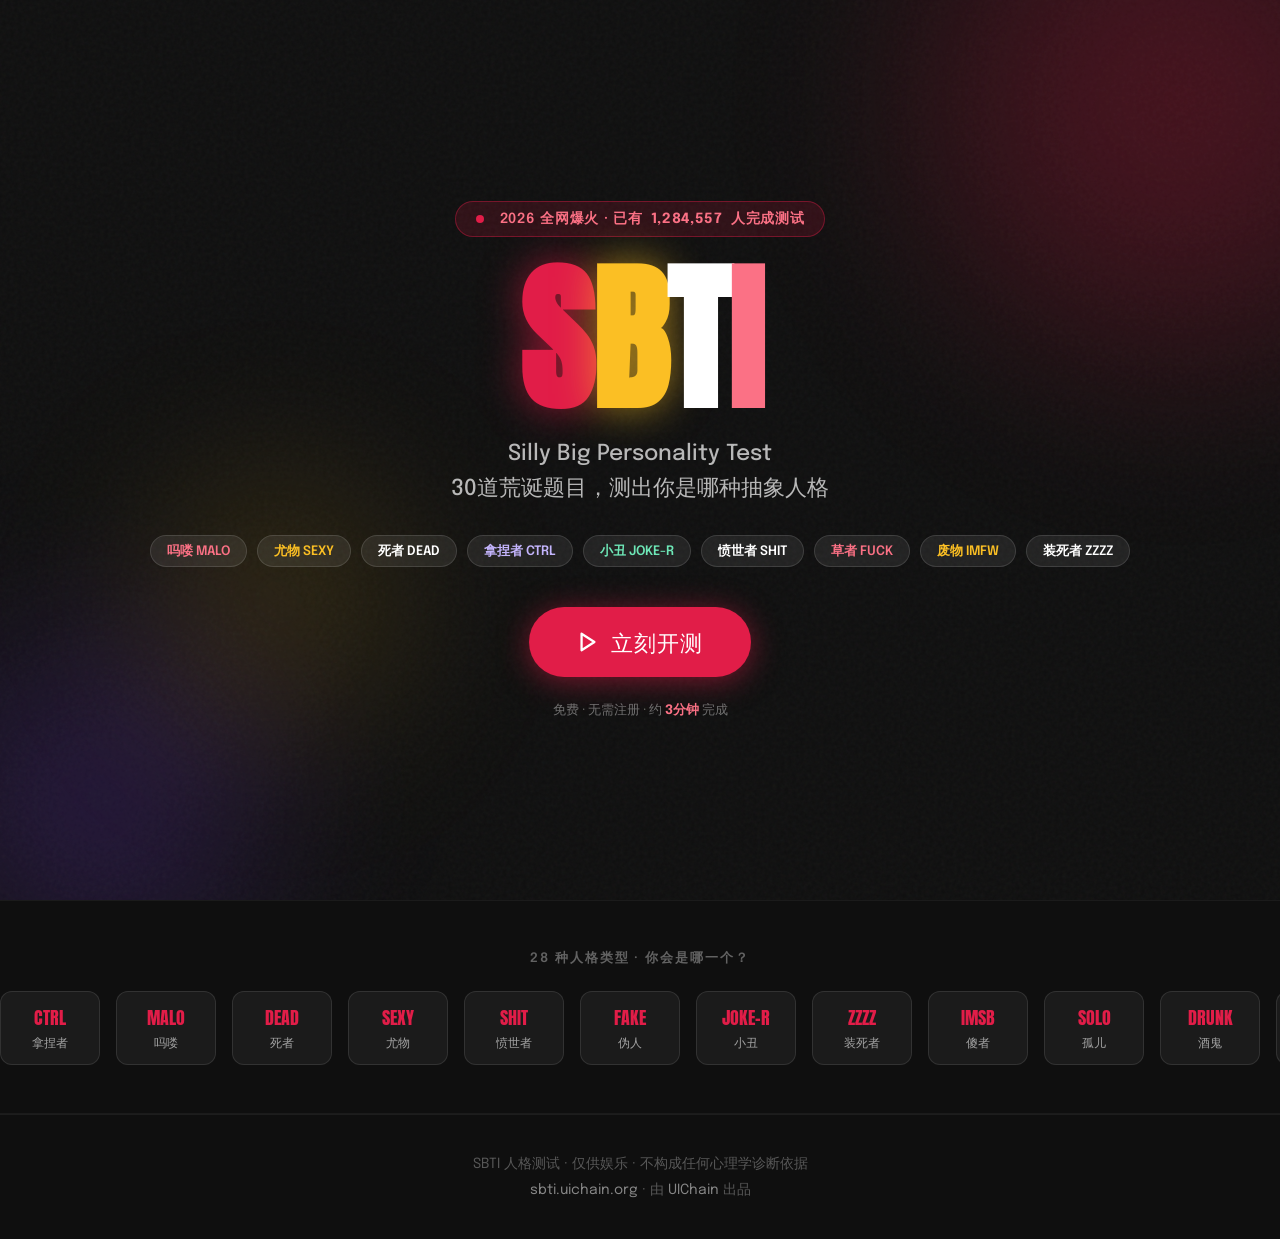
<file: index.html>
<!DOCTYPE html>
<html lang="zh-CN">
<head>
  <meta charset="UTF-8" />
  <meta name="viewport" content="width=device-width, initial-scale=1.0" />
  <title>SBTI 人格测试 — 测出你的28种抽象人格</title>
  <meta name="description" content="SBTI（Silly Big Personality Test）— 2026全网爆火趣味人格测试！30道题测出你是吗喽、死者还是尤物？完全免费，即刻开测！" />
  <meta name="keywords" content="SBTI测试,SBTI人格,吗喽,死者,尤物,草者,MBTI,人格测试" />
  <meta property="og:title" content="SBTI 人格测试 — 你是哪种抽象人格？" />
  <meta property="og:description" content="30道题，测出你是拿捏者还是废物，全网爆火趣味测试！" />
  <meta property="og:type" content="website" />
  <link rel="preconnect" href="https://fonts.googleapis.com" />
  <link rel="preconnect" href="https://fonts.gstatic.com" crossorigin />
  <link href="https://fonts.googleapis.com/css2?family=Anton&family=Epilogue:wght@400;500;600;700;800;900&display=swap" rel="stylesheet" />
  <style>
    *, *::before, *::after { box-sizing: border-box; margin: 0; padding: 0; }

    :root {
      --red: #E11D48;
      --red-light: #FB7185;
      --red-bg: #FFF1F2;
      --red-dark: #881337;
      --blue: #2563EB;
      --blue-light: #DBEAFE;
      --black: #0F0F0F;
      --white: #FFFFFF;
      --gray: #6B7280;
      --gray-light: #F3F4F6;
      --yellow: #FBBF24;
      --purple: #7C3AED;
      --green: #10B981;
      --font-head: 'Anton', sans-serif;
      --font-body: 'Epilogue', sans-serif;
      --radius: 16px;
      --shadow: 0 8px 32px rgba(225,29,72,0.15);
    }

    html { scroll-behavior: smooth; }

    body {
      font-family: var(--font-body);
      background: var(--black);
      color: var(--white);
      min-height: 100vh;
      overflow-x: hidden;
    }

    /* ── NOISE TEXTURE ── */
    body::before {
      content: '';
      position: fixed;
      inset: 0;
      background-image: url("data:image/svg+xml,%3Csvg viewBox='0 0 256 256' xmlns='http://www.w3.org/2000/svg'%3E%3Cfilter id='noise'%3E%3CfeTurbulence type='fractalNoise' baseFrequency='0.9' numOctaves='4' stitchTiles='stitch'/%3E%3C/filter%3E%3Crect width='100%25' height='100%25' filter='url(%23noise)' opacity='0.04'/%3E%3C/svg%3E");
      pointer-events: none;
      z-index: 0;
    }

    /* ── HERO SECTION ── */
    #hero {
      position: relative;
      min-height: 100vh;
      display: flex;
      flex-direction: column;
      align-items: center;
      justify-content: center;
      text-align: center;
      padding: 80px 24px 60px;
      overflow: hidden;
    }

    .hero-blob {
      position: absolute;
      border-radius: 50%;
      filter: blur(80px);
      pointer-events: none;
    }
    .blob-1 { width: 600px; height: 600px; background: radial-gradient(circle, #E11D4850, transparent); top: -200px; right: -200px; }
    .blob-2 { width: 400px; height: 400px; background: radial-gradient(circle, #7C3AED40, transparent); bottom: -100px; left: -100px; }
    .blob-3 { width: 300px; height: 300px; background: radial-gradient(circle, #FBBF2430, transparent); top: 50%; left: 10%; }

    .hero-badge {
      display: inline-flex;
      align-items: center;
      gap: 8px;
      background: rgba(225,29,72,0.15);
      border: 1px solid rgba(225,29,72,0.4);
      border-radius: 999px;
      padding: 8px 20px;
      font-size: 14px;
      font-weight: 600;
      color: var(--red-light);
      margin-bottom: 32px;
      letter-spacing: 0.05em;
      text-transform: uppercase;
      position: relative;
      z-index: 1;
      animation: fadeDown 0.6s ease both;
    }
    .hero-badge::before {
      content: '';
      width: 8px; height: 8px;
      background: var(--red);
      border-radius: 50%;
      animation: pulse 1.5s infinite;
    }

    @keyframes pulse {
      0%, 100% { opacity: 1; transform: scale(1); }
      50% { opacity: 0.5; transform: scale(1.4); }
    }

    .hero-title {
      font-family: var(--font-head);
      font-size: clamp(72px, 14vw, 160px);
      line-height: 0.9;
      letter-spacing: -2px;
      position: relative;
      z-index: 1;
      animation: fadeUp 0.7s ease 0.1s both;
    }
    .hero-title .s { color: var(--red); text-shadow: 0 0 40px rgba(225,29,72,0.6); }
    .hero-title .b { color: var(--yellow); text-shadow: 0 0 40px rgba(251,191,36,0.6); }
    .hero-title .t { color: var(--white); }
    .hero-title .i { color: var(--red-light); }

    .hero-sub {
      font-size: clamp(16px, 3vw, 22px);
      font-weight: 500;
      color: rgba(255,255,255,0.7);
      max-width: 560px;
      line-height: 1.6;
      margin: 24px auto 0;
      position: relative;
      z-index: 1;
      animation: fadeUp 0.7s ease 0.2s both;
    }

    .hero-tags {
      display: flex;
      flex-wrap: wrap;
      justify-content: center;
      gap: 10px;
      margin-top: 28px;
      position: relative;
      z-index: 1;
      animation: fadeUp 0.7s ease 0.3s both;
    }
    .hero-tag {
      background: rgba(255,255,255,0.08);
      border: 1px solid rgba(255,255,255,0.12);
      border-radius: 999px;
      padding: 6px 16px;
      font-size: 13px;
      font-weight: 600;
      cursor: default;
      transition: all 0.2s;
    }
    .hero-tag:hover { background: rgba(225,29,72,0.2); border-color: var(--red); }
    .hero-tag.red { color: var(--red-light); }
    .hero-tag.yellow { color: var(--yellow); }
    .hero-tag.purple { color: #C4B5FD; }
    .hero-tag.green { color: #6EE7B7; }

    .cta-btn {
      display: inline-flex;
      align-items: center;
      gap: 12px;
      background: var(--red);
      color: white;
      font-family: var(--font-head);
      font-size: 22px;
      letter-spacing: 1px;
      padding: 18px 48px;
      border-radius: 999px;
      border: none;
      cursor: pointer;
      margin-top: 40px;
      position: relative;
      z-index: 1;
      animation: fadeUp 0.7s ease 0.4s both;
      transition: all 0.25s;
      box-shadow: 0 4px 30px rgba(225,29,72,0.5);
    }
    .cta-btn:hover {
      transform: translateY(-3px) scale(1.03);
      box-shadow: 0 8px 40px rgba(225,29,72,0.7);
    }
    .cta-btn:active { transform: translateY(0) scale(0.98); }
    .cta-btn svg { width: 22px; height: 22px; }

    .hero-count {
      margin-top: 24px;
      font-size: 13px;
      color: rgba(255,255,255,0.4);
      position: relative;
      z-index: 1;
      animation: fadeUp 0.7s ease 0.5s both;
    }
    .hero-count span { color: var(--red-light); font-weight: 700; }

    /* ── PREVIEW TYPES STRIP ── */
    .types-strip {
      padding: 48px 0;
      overflow: hidden;
      position: relative;
      border-top: 1px solid rgba(255,255,255,0.05);
      border-bottom: 1px solid rgba(255,255,255,0.05);
    }
    .types-strip-title {
      text-align: center;
      font-size: 13px;
      letter-spacing: 0.15em;
      text-transform: uppercase;
      color: rgba(255,255,255,0.35);
      margin-bottom: 24px;
      font-weight: 600;
    }
    .types-track {
      display: flex;
      gap: 16px;
      animation: scroll-left 30s linear infinite;
      width: max-content;
    }
    .types-track:hover { animation-play-state: paused; }
    @keyframes scroll-left {
      from { transform: translateX(0); }
      to { transform: translateX(-50%); }
    }
    .type-chip {
      flex-shrink: 0;
      background: rgba(255,255,255,0.05);
      border: 1px solid rgba(255,255,255,0.1);
      border-radius: 12px;
      padding: 12px 20px;
      display: flex;
      flex-direction: column;
      align-items: center;
      gap: 4px;
      min-width: 100px;
      transition: all 0.2s;
      cursor: default;
    }
    .type-chip:hover {
      background: rgba(225,29,72,0.15);
      border-color: rgba(225,29,72,0.4);
      transform: translateY(-4px);
    }
    .type-chip .code {
      font-family: var(--font-head);
      font-size: 18px;
      color: var(--red);
    }
    .type-chip .name {
      font-size: 12px;
      color: rgba(255,255,255,0.6);
      font-weight: 500;
    }

    /* ── QUIZ SECTION ── */
    #quiz-section {
      padding: 80px 24px;
      max-width: 720px;
      margin: 0 auto;
      display: none;
    }
    #quiz-section.active { display: block; }

    .quiz-header {
      text-align: center;
      margin-bottom: 48px;
    }
    .quiz-header h2 {
      font-family: var(--font-head);
      font-size: clamp(36px, 6vw, 56px);
      letter-spacing: 1px;
    }

    .progress-wrap {
      background: rgba(255,255,255,0.08);
      border-radius: 999px;
      height: 6px;
      margin: 24px 0 8px;
      overflow: hidden;
    }
    .progress-bar {
      height: 100%;
      background: linear-gradient(90deg, var(--red), var(--red-light));
      border-radius: 999px;
      transition: width 0.4s cubic-bezier(0.4, 0, 0.2, 1);
    }
    .progress-label {
      display: flex;
      justify-content: space-between;
      font-size: 13px;
      color: rgba(255,255,255,0.4);
      font-weight: 600;
    }

    .question-card {
      background: rgba(255,255,255,0.04);
      border: 1px solid rgba(255,255,255,0.08);
      border-radius: var(--radius);
      padding: 40px;
      animation: fadeUp 0.4s ease both;
    }

    .q-number {
      font-size: 12px;
      font-weight: 700;
      letter-spacing: 0.15em;
      text-transform: uppercase;
      color: var(--red);
      margin-bottom: 16px;
    }
    .q-text {
      font-size: clamp(20px, 3.5vw, 26px);
      font-weight: 700;
      line-height: 1.4;
      margin-bottom: 32px;
      color: var(--white);
    }

    .options-list {
      list-style: none;
      display: flex;
      flex-direction: column;
      gap: 12px;
    }
    .option-btn {
      width: 100%;
      text-align: left;
      background: rgba(255,255,255,0.05);
      border: 1.5px solid rgba(255,255,255,0.1);
      border-radius: 12px;
      padding: 16px 20px;
      color: var(--white);
      font-family: var(--font-body);
      font-size: 16px;
      font-weight: 500;
      cursor: pointer;
      transition: all 0.2s;
      display: flex;
      align-items: center;
      gap: 14px;
    }
    .option-btn:hover {
      background: rgba(225,29,72,0.12);
      border-color: rgba(225,29,72,0.5);
      transform: translateX(6px);
    }
    .option-btn.selected {
      background: rgba(225,29,72,0.2);
      border-color: var(--red);
      box-shadow: 0 0 0 3px rgba(225,29,72,0.15);
    }
    .option-btn.selected .opt-letter { background: var(--red); color: white; }
    .opt-letter {
      width: 32px; height: 32px;
      border-radius: 8px;
      background: rgba(255,255,255,0.08);
      display: flex; align-items: center; justify-content: center;
      font-weight: 700; font-size: 14px;
      flex-shrink: 0;
      transition: all 0.2s;
      font-family: var(--font-head);
    }

    .quiz-nav {
      display: flex;
      justify-content: space-between;
      align-items: center;
      margin-top: 32px;
    }
    .nav-btn {
      display: flex; align-items: center; gap: 8px;
      background: rgba(255,255,255,0.08);
      border: 1px solid rgba(255,255,255,0.12);
      border-radius: 999px;
      padding: 12px 24px;
      color: var(--white);
      font-family: var(--font-body);
      font-size: 15px;
      font-weight: 600;
      cursor: pointer;
      transition: all 0.2s;
    }
    .nav-btn:hover { background: rgba(255,255,255,0.14); }
    .nav-btn:disabled { opacity: 0.3; cursor: not-allowed; }
    .nav-btn.primary {
      background: var(--red);
      border-color: var(--red);
      box-shadow: 0 4px 16px rgba(225,29,72,0.4);
    }
    .nav-btn.primary:hover:not(:disabled) {
      background: #BE123C;
      box-shadow: 0 6px 24px rgba(225,29,72,0.6);
      transform: translateY(-2px);
    }

    /* ── RESULT SECTION ── */
    #result-section {
      padding: 80px 24px;
      max-width: 800px;
      margin: 0 auto;
      display: none;
      text-align: center;
    }
    #result-section.active { display: block; }

    .result-celebrate {
      font-size: 56px;
      margin-bottom: 16px;
      animation: bounce 0.6s ease both;
    }
    @keyframes bounce {
      0% { transform: scale(0) rotate(-10deg); opacity: 0; }
      70% { transform: scale(1.2) rotate(5deg); opacity: 1; }
      100% { transform: scale(1) rotate(0); }
    }

    .result-label {
      font-size: 13px;
      letter-spacing: 0.2em;
      text-transform: uppercase;
      color: var(--red-light);
      font-weight: 700;
      margin-bottom: 12px;
      animation: fadeUp 0.5s ease 0.2s both;
    }

    .result-code {
      font-family: var(--font-head);
      font-size: clamp(64px, 12vw, 120px);
      color: var(--red);
      line-height: 1;
      text-shadow: 0 0 60px rgba(225,29,72,0.5);
      animation: fadeUp 0.5s ease 0.3s both;
    }

    .result-name {
      font-family: var(--font-head);
      font-size: clamp(28px, 5vw, 48px);
      color: var(--yellow);
      margin-top: 8px;
      animation: fadeUp 0.5s ease 0.35s both;
    }

    .result-card {
      background: rgba(255,255,255,0.04);
      border: 1px solid rgba(255,255,255,0.1);
      border-radius: var(--radius);
      padding: 40px;
      margin: 40px 0;
      text-align: left;
      animation: fadeUp 0.5s ease 0.4s both;
    }
    .result-quote {
      font-size: clamp(18px, 3vw, 24px);
      font-weight: 700;
      font-style: italic;
      color: rgba(255,255,255,0.9);
      line-height: 1.5;
      border-left: 4px solid var(--red);
      padding-left: 20px;
      margin-bottom: 24px;
    }
    .result-desc {
      font-size: 16px;
      color: rgba(255,255,255,0.65);
      line-height: 1.8;
    }

    .result-dims {
      display: grid;
      grid-template-columns: repeat(auto-fit, minmax(200px, 1fr));
      gap: 16px;
      margin: 32px 0;
      animation: fadeUp 0.5s ease 0.5s both;
    }
    .dim-card {
      background: rgba(255,255,255,0.04);
      border: 1px solid rgba(255,255,255,0.08);
      border-radius: 12px;
      padding: 16px 20px;
    }
    .dim-label {
      font-size: 12px;
      text-transform: uppercase;
      letter-spacing: 0.1em;
      color: rgba(255,255,255,0.4);
      margin-bottom: 6px;
      font-weight: 600;
    }
    .dim-value {
      font-size: 16px;
      font-weight: 700;
      color: var(--white);
    }
    .dim-bar {
      margin-top: 8px;
      height: 4px;
      background: rgba(255,255,255,0.08);
      border-radius: 999px;
      overflow: hidden;
    }
    .dim-fill {
      height: 100%;
      border-radius: 999px;
      background: linear-gradient(90deg, var(--red), var(--red-light));
    }

    .result-actions {
      display: flex;
      flex-wrap: wrap;
      justify-content: center;
      gap: 16px;
      margin-top: 40px;
      animation: fadeUp 0.5s ease 0.6s both;
    }
    .share-btn {
      display: inline-flex; align-items: center; gap: 10px;
      padding: 14px 32px;
      border-radius: 999px;
      font-family: var(--font-body);
      font-size: 15px; font-weight: 700;
      cursor: pointer;
      transition: all 0.2s;
      border: none;
    }
    .share-btn.primary { background: var(--red); color: white; box-shadow: 0 4px 20px rgba(225,29,72,0.4); }
    .share-btn.primary:hover { transform: translateY(-2px); box-shadow: 0 6px 28px rgba(225,29,72,0.6); }
    .share-btn.secondary { background: rgba(255,255,255,0.08); color: white; border: 1px solid rgba(255,255,255,0.15); }
    .share-btn.secondary:hover { background: rgba(255,255,255,0.14); }

    /* ── FOOTER ── */
    footer {
      border-top: 1px solid rgba(255,255,255,0.06);
      padding: 40px 24px;
      text-align: center;
      color: rgba(255,255,255,0.3);
      font-size: 14px;
    }
    footer a { color: rgba(255,255,255,0.5); text-decoration: none; }
    footer a:hover { color: var(--red-light); }

    /* ── ANIMATIONS ── */
    @keyframes fadeUp {
      from { opacity: 0; transform: translateY(20px); }
      to { opacity: 1; transform: translateY(0); }
    }
    @keyframes fadeDown {
      from { opacity: 0; transform: translateY(-12px); }
      to { opacity: 1; transform: translateY(0); }
    }
    @keyframes fadeIn {
      from { opacity: 0; }
      to { opacity: 1; }
    }
    @keyframes slideIn {
      from { opacity: 0; transform: translateX(30px); }
      to { opacity: 1; transform: translateX(0); }
    }

    /* ── CONFETTI ── */
    .confetti-piece {
      position: fixed;
      width: 10px; height: 10px;
      top: -20px;
      animation: confettiFall linear forwards;
      border-radius: 2px;
      pointer-events: none;
      z-index: 9999;
    }
    @keyframes confettiFall {
      to { transform: translateY(110vh) rotate(720deg); opacity: 0; }
    }

    /* ── COPY TOAST ── */
    .toast {
      position: fixed;
      bottom: 32px;
      left: 50%;
      transform: translateX(-50%) translateY(20px);
      background: var(--black);
      border: 1px solid rgba(255,255,255,0.2);
      color: white;
      padding: 12px 24px;
      border-radius: 999px;
      font-size: 14px;
      font-weight: 600;
      opacity: 0;
      transition: all 0.3s;
      pointer-events: none;
      z-index: 99999;
    }
    .toast.show { opacity: 1; transform: translateX(-50%) translateY(0); }

    /* ── RESPONSIVE ── */
    @media (max-width: 640px) {
      .question-card { padding: 24px 20px; }
      .result-card { padding: 24px 20px; }
      .quiz-nav { flex-direction: column; gap: 12px; }
      .nav-btn { width: 100%; justify-content: center; }
    }

    @media (prefers-reduced-motion: reduce) {
      *, *::before, *::after { animation-duration: 0.01ms !important; transition-duration: 0.01ms !important; }
    }
  </style>
</head>
<body>

<!-- ── HERO ── -->
<section id="hero">
  <div class="hero-blob blob-1"></div>
  <div class="hero-blob blob-2"></div>
  <div class="hero-blob blob-3"></div>

  <div class="hero-badge">
    <span></span>
    2026 全网爆火 · 已有 <strong id="counter">1,283,910</strong> 人完成测试
  </div>

  <h1 class="hero-title">
    <span class="s">S</span><span class="b">B</span><span class="t">T</span><span class="i">I</span>
  </h1>

  <p class="hero-sub">Silly Big Personality Test<br/>30道荒诞题目，测出你是哪种抽象人格</p>

  <div class="hero-tags">
    <span class="hero-tag red">吗喽 MALO</span>
    <span class="hero-tag yellow">尤物 SEXY</span>
    <span class="hero-tag">死者 DEAD</span>
    <span class="hero-tag purple">拿捏者 CTRL</span>
    <span class="hero-tag green">小丑 JOKE-R</span>
    <span class="hero-tag">愤世者 SHIT</span>
    <span class="hero-tag red">草者 FUCK</span>
    <span class="hero-tag yellow">废物 IMFW</span>
    <span class="hero-tag">装死者 ZZZZ</span>
  </div>

  <button class="cta-btn" onclick="startQuiz()" aria-label="开始SBTI测试">
    <svg viewBox="0 0 24 24" fill="none" stroke="currentColor" stroke-width="2.5" stroke-linecap="round" stroke-linejoin="round">
      <polygon points="5 3 19 12 5 21 5 3"/>
    </svg>
    立刻开测
  </button>
  <p class="hero-count">免费 · 无需注册 · 约 <span>3分钟</span> 完成</p>
</section>

<!-- ── TYPES STRIP ── -->
<section class="types-strip" aria-label="人格类型预览">
  <p class="types-strip-title">28 种人格类型 · 你会是哪一个？</p>
  <div style="overflow:hidden">
    <div class="types-track" id="typesTrack">
      <!-- JS will duplicate for infinite loop -->
    </div>
  </div>
</section>

<!-- ── QUIZ SECTION ── -->
<section id="quiz-section" aria-live="polite">
  <div class="quiz-header">
    <h2>测出你的<span style="color:var(--red)">真实人格</span></h2>
  </div>
  <div class="progress-wrap" role="progressbar" aria-valuemin="0" aria-valuemax="100" aria-valuenow="0" id="progressBar" aria-label="测试进度">
    <div class="progress-bar" id="progressFill" style="width:0%"></div>
  </div>
  <div class="progress-label">
    <span id="qCounter">第 1 / 20 题</span>
    <span id="qPct">0%</span>
  </div>
  <div class="question-card" id="questionCard">
    <!-- JS renders here -->
  </div>
  <div class="quiz-nav">
    <button class="nav-btn" id="prevBtn" onclick="prevQuestion()" disabled aria-label="上一题">
      <svg width="18" height="18" viewBox="0 0 24 24" fill="none" stroke="currentColor" stroke-width="2.5" stroke-linecap="round" stroke-linejoin="round"><polyline points="15 18 9 12 15 6"/></svg>
      上一题
    </button>
    <button class="nav-btn primary" id="nextBtn" onclick="nextQuestion()" aria-label="下一题">
      下一题
      <svg width="18" height="18" viewBox="0 0 24 24" fill="none" stroke="currentColor" stroke-width="2.5" stroke-linecap="round" stroke-linejoin="round"><polyline points="9 18 15 12 9 6"/></svg>
    </button>
  </div>
</section>

<!-- ── RESULT SECTION ── -->
<section id="result-section" aria-live="assertive">
  <div class="result-celebrate" id="resultEmoji" aria-hidden="true">🎭</div>
  <p class="result-label">你的 SBTI 人格是</p>
  <div class="result-code" id="resultCode">CTRL</div>
  <div class="result-name" id="resultName">拿捏者</div>

  <div class="result-card">
    <p class="result-quote" id="resultQuote">"怎么样，被我拿捏了吧？"</p>
    <p class="result-desc" id="resultDesc">你天生具有掌控感，朋友圈里的「老大哥」。能感知他人情绪，并在不知不觉中引导局面朝你期望的方向发展。你不是控制狂，你只是"有品味"——对结果有要求。</p>
  </div>

  <div class="result-dims" id="resultDims"></div>

  <div class="result-actions">
    <button class="share-btn primary" onclick="shareResult()" aria-label="分享我的结果">
      <svg width="18" height="18" viewBox="0 0 24 24" fill="none" stroke="currentColor" stroke-width="2" stroke-linecap="round" stroke-linejoin="round">
        <circle cx="18" cy="5" r="3"/><circle cx="6" cy="12" r="3"/><circle cx="18" cy="19" r="3"/>
        <line x1="8.59" y1="13.51" x2="15.42" y2="17.49"/><line x1="15.41" y1="6.51" x2="8.59" y2="10.49"/>
      </svg>
      分享给朋友
    </button>
    <button class="share-btn secondary" onclick="copyResult()" aria-label="复制结果文字">
      <svg width="18" height="18" viewBox="0 0 24 24" fill="none" stroke="currentColor" stroke-width="2" stroke-linecap="round" stroke-linejoin="round">
        <rect x="9" y="9" width="13" height="13" rx="2" ry="2"/><path d="M5 15H4a2 2 0 0 1-2-2V4a2 2 0 0 1 2-2h9a2 2 0 0 1 2 2v1"/>
      </svg>
      复制结果
    </button>
    <button class="share-btn secondary" onclick="restartQuiz()" aria-label="重新测试">
      <svg width="18" height="18" viewBox="0 0 24 24" fill="none" stroke="currentColor" stroke-width="2" stroke-linecap="round" stroke-linejoin="round">
        <polyline points="1 4 1 10 7 10"/><path d="M3.51 15a9 9 0 1 0 .49-3.38"/>
      </svg>
      重新测试
    </button>
  </div>
</section>

<footer>
  <p>SBTI 人格测试 · 仅供娱乐 · 不构成任何心理学诊断依据</p>
  <p style="margin-top:8px">
    <a href="https://sbti.uichain.org">sbti.uichain.org</a>
    · 由 <a href="https://uichain.org">UIChain</a> 出品
  </p>
</footer>

<div class="toast" id="toast" role="status" aria-live="polite"></div>

<script>
// ══════════════════════════════════════════════════════
//  DATA
// ══════════════════════════════════════════════════════

const TYPES = [
  { code:'CTRL', name:'拿捏者', emoji:'🎯', quote:"怎么样，被我拿捏了吧？", desc:`你天生具有掌控感，是朋友圈里的老大哥。能感知他人情绪，并在不知不觉中引导局面朝你期望的方向发展。你不是控制狂，你只是"有品味"——对结果有强烈要求。`, tags:['控制欲强','情商高','目标明确','懂人心'], dims:[70,80,60,75,65] },
  { code:'MALO', name:'吗喽', emoji:'🐒', quote:"人生是个副本，而我只是一只吗喽。", desc:`你是最有共鸣感的打工人代表。用童真对抗内卷，用摆烂回应鸡汤。表面上在划水，实际上是在做情绪管理的高手。`, tags:['摸鱼专家','低欲望','社会清醒','活在当下'], dims:[30,55,80,40,60] },
  { code:'DEAD', name:'死者', emoji:'💀', quote:"我，还活着吗？", desc:`极度摆烂、但心底依然温柔的灵魂。你不是真的放弃，你只是在用"装死"保护自己免于受伤。偶尔会突然爆发惊人能量，然后继续归于平静。`, tags:['战略摆烂','内核稳','懒惰外表','温柔内心'], dims:[20,40,90,30,50] },
  { code:'SEXY', name:'尤物', emoji:'🔥', quote:"您就是天生的尤物！", desc:`自信是你最大的护盾，你对自己有充分的认知与接纳。不是自恋，而是自爱。你散发的魅力是真实的，因为来自内心的笃定。`, tags:['极度自信','自我认同','魅力十足','不屑解释'], dims:[90,70,50,85,75] },
  { code:'SHIT', name:'愤世者', emoji:'💢', quote:"这个世界，构石一坨。", desc:`嘴硬心软的典范。嘴上在骂世界一无是处，手上却默默把事情做好。你不是真的绝望，只是太期待这个世界变好。`, tags:['嘴炮高手','行动派','真实不装','外冷内热'], dims:[60,45,70,65,55] },
  { code:'FAKE', name:'伪人', emoji:'🤖', quote:"已经，没有人类了。", desc:`你擅长扮演"正常人"，游走于各种社交场合，但内心保持着自我的冷静距离。不是虚伪，而是保护机制——你只在信任的人面前脱下面具。`, tags:['社交高手','善于伪装','情感隐藏','极少真心'], dims:[55,35,65,50,80] },
  { code:'JOKE-R', name:'小丑', emoji:'🃏', quote:"原来我们都是小丑。", desc:`社交场上的气氛担当，用笑声掩盖心碎。你是朋友圈温暖的存在，总是先照顾他人情绪，却常常忘记自己也需要被关心。`, tags:['气氛组长','共情力强','忽略自己','开心果'], dims:[65,80,55,60,85] },
  { code:'ZZZZ', name:'装死者', emoji:'😴', quote:"我没死，我只是在睡觉。", desc:`擅长"战略性摆烂"的隐藏高手。平时无视消息、不接任何活，但Deadline前能爆发出惊人执行力，让人怀疑你一直在暗中蓄力。`, tags:['表面摆烂','暗中努力','效率怪','截止日战神'], dims:[25,60,85,70,45] },
  { code:'IMSB', name:'傻者', emoji:'🙃', quote:"认真的么？我真的是傻逼么？", desc:`极致内耗、自我PUA的选手。总在怀疑自己，但其实你有你自己的一套逻辑和坚持，只是还没找到出口。`, tags:['过度自省','内耗体质','潜力无限','自我怀疑'], dims:[35,50,75,40,60] },
  { code:'SOLO', name:'孤儿', emoji:'🌑', quote:"我哭了，我怎么会是孤儿？", desc:`独来独往，用冷漠保护自己。不是不喜欢人，而是受伤怕了。你的内心有无限温柔，只等待真正值得的人靠近。`, tags:['独行侠','内心丰富','极度防御','慢热型'], dims:[40,30,80,45,35] },
  { code:'DRUNK', name:'酒鬼', emoji:'🍺', quote:"烈酒烧喉，不得不醉。", desc:`你用酒精与世界和解。不是逃避，是另一种接纳——接纳自己无法控制的事，接纳世界的混乱，然后摇摇晃晃地继续走。`, tags:['放纵派','人间清醒','哲学选手','今朝有酒'], dims:[50,65,60,55,70] },
  { code:'BOSS', name:'领导者', emoji:'👑', quote:"方向盘给我，我来开。", desc:`天生的决策者。你对模糊感到不适，对执行充满热情。喜欢把事情推进，讨厌原地打转。你的自信来自实力，不是表演。`, tags:['决策力强','执行派','不喜废话','天然领袖'], dims:[85,75,45,90,70] },
  { code:'HHHH', name:'傻乐者', emoji:'😂', quote:"哈哈哈哈哈哈。", desc:`天然快乐机器。不是因为没烦恼，是因为烦恼来了也能哈哈哈带过。你的笑声有魔力，能让周围人都感到轻松。`, tags:['快乐源泉','治愈系','情绪稳定','乐天派'], dims:[75,85,40,65,80] },
  { code:'MUM', name:'妈妈', emoji:'🫶', quote:"或许...我可以叫你妈妈吗....?", desc:`爱操心的付出型人格。总在照顾别人，常常忘了给自己留空间。你的付出是真诚的，但记得，妈妈自己也需要被抱抱。`, tags:['照顾型','无私奉献','情感链接','容易累'], dims:[60,90,50,55,85] },
  { code:'FUCK', name:'草者', emoji:'😤', quote:"操！这是什么人格？", desc:`真实、直白、不装。遇到不爽的事直接开骂，但骂完了还是会帮你把事搞定。你是最真诚的那种人，只是包装有点粗糙。`, tags:['直来直去','不装','真性情','爆发型'], dims:[45,55,65,60,50] },
  { code:'THIN-K', name:'思考者', emoji:'🧠', quote:"已深度思考100s。", desc:`大脑永远在线，停不下来。你喜欢分析一切，包括分析自己为什么要分析。这既是天赋，也是折磨——你看得太深了。`, tags:['过度分析','逻辑清晰','内心复杂','慢决策'], dims:[80,45,70,75,40] },
  { code:'OJBK', name:'无所谓人', emoji:'🤷', quote:"我说随便，是真的随便。", desc:`真正的佛系，不是表演。你对结果有超强的接受度，既不强求也不失落。这种淡然不是冷漠，而是你找到了内心的平静。`, tags:['真佛系','情绪稳定','随遇而安','不执著'], dims:[30,70,85,35,55] },
  { code:'LOVE-R', name:'多情者', emoji:'💘', quote:"爱意太满，现实显得有点贫瘠。", desc:`你的心里装了太多情感，对人对事都能迅速产生共鸣。爱得深，伤得也深。但你依然选择继续爱——这才是最勇敢的事。`, tags:['情感充沛','共情达人','易受伤','爱得投入'], dims:[65,95,50,60,75] },
  { code:'POOR', name:'贫困者', emoji:'💸', quote:"我穷，但我很专。", desc:`囊中羞涩不影响你的精神富足。你有自己的坚守和骄傲，在不被理解的地方固执地发光。穷到极致，是一种清醒。`, tags:['精神富足','物质清醒','专注自我','骨气硬'], dims:[40,60,75,50,45] },
  { code:'IMFW', name:'废物', emoji:'🗑️', quote:"我真的...是废物吗？", desc:`你不是废物，你只是在错误的地方被评估了。你有自己的节奏，有自己的价值方式，只是还没被这个系统识别。继续摸索，答案在等你。`, tags:['被低估的','自我怀疑','潜力隐藏','待激活'], dims:[25,40,80,30,55] },
];

const QUESTIONS = [
  {
    text: '周末终于到了，你第一反应是？',
    options: [
      { text: '计划好行程，要充分利用每一分钟', scores: {ctrl:3, boss:2, gogo:2} },
      { text: '躺平，什么都不想做，睁眼就到周一', scores: {dead:3, zzzz:3, malo:2} },
      { text: '刷手机直到天亮，莫名其妙就熬夜了', scores: {drunk:2, malo:2, imsb:1} },
      { text: '约朋友出去，谁不去就轰炸谁微信', scores: {joker:3, mum:2, lover:2} },
    ]
  },
  {
    text: "你的好朋友跟你说：'你最近有点变了。'你的第一反应？",
    options: [
      { text: '内心崩溃，反复回想自己哪里出了问题', scores: {imsb:3, dead:2, solo:2} },
      { text: "淡定回一句：'是吗？挺好的。'", scores: {ojbk:3, fake:2, thin:2} },
      { text: '立刻追问是什么地方变了，要彻底搞清楚', scores: {ctrl:3, thin:2, boss:2} },
      { text: '哈哈哈一笑而过，反正我就是这样', scores: {hhhh:3, fuck:2, ojbk:2} },
    ]
  },
  {
    text: '你去参加一个只认识主人的聚会，你会？',
    options: [
      { text: '混进去找到几个聊得来的，全场如鱼得水', scores: {ctrl:2, sexy:3, joker:2} },
      { text: '找个角落待着，和手机度过快乐时光', scores: {solo:3, dead:2, zzzz:2} },
      { text: '装作认识很多人，内心OS：救命啊', scores: {fake:3, imsb:2, joker:2} },
      { text: '直接跟主人说我不想来，被迫出席的', scores: {fuck:3, shit:2, dead:2} },
    ]
  },
  {
    text: "你对'努力'这件事的看法是？",
    options: [
      { text: '努力是唯一的出路，拼了！', scores: {boss:3, ctrl:2, gogo:3} },
      { text: '努力有用吗？又不是不知道这个世界怎么运转的', scores: {shit:3, fuck:2, dead:2} },
      { text: '努力的方向比努力本身更重要，我在研究方向', scores: {thin:3, ctrl:2, boss:2} },
      { text: '我努力过了，没用，那就躺着吧', scores: {malo:3, zzzz:3, imfw:2} },
    ]
  },
  {
    text: '你最近一次哭是因为？',
    options: [
      { text: '看视频被感动了，或者被什么触动了', scores: {lover:3, mum:2, joker:2} },
      { text: '压力太大，崩了，就哭了', scores: {imsb:2, dead:2, imfw:2} },
      { text: '我不记得上次哭是什么时候了', scores: {ctrl:2, boss:2, ojbk:2, fake:3} },
      { text: '看到动物或者小孩，莫名眼眶红了', scores: {mum:3, lover:2, hhhh:2} },
    ]
  },
  {
    text: '你手机里未读消息通常有多少条？',
    options: [
      { text: '0条，强迫症，必须清完', scores: {ctrl:3, boss:2, thin:2} },
      { text: '随便，几十条也无所谓，能回的就回', scores: {ojbk:3, malo:2, zzzz:2} },
      { text: '几百甚至上千，已经放弃了', scores: {dead:3, imfw:2, zzzz:3} },
      { text: '看心情，重要的秒回，不重要的无限搁置', scores: {fake:2, ctrl:2, solo:2} },
    ]
  },
  {
    text: '深夜睡不着，你在想什么？',
    options: [
      { text: '反复回想白天说过的话，觉得自己哪里讲错了', scores: {imsb:3, lover:2, thin:3} },
      { text: '没想什么，就是睡不着，刷刷刷', scores: {malo:2, drunk:2, zzzz:2} },
      { text: '规划明天、下周、下个月要做的事', scores: {boss:3, ctrl:3, gogo:2} },
      { text: '人生的意义、宇宙的尽头、我为什么在这里', scores: {thin:3, shit:2, solo:2} },
    ]
  },
  {
    text: '有人当众批评你，你会？',
    options: [
      { text: '立刻回击，不管在哪儿，当场锤回去', scores: {fuck:3, shit:3, boss:2} },
      { text: '表面沉默，回去复盘一百遍，在心里骂到明天', scores: {fake:3, imsb:2, thin:2} },
      { text: '觉得ta有没有道理，有道理就接受，没有就无视', scores: {ctrl:2, ojbk:3, boss:2} },
      { text: '瞬间心跳加速，想找个地洞钻进去', scores: {imsb:3, solo:2, imfw:2} },
    ]
  },
  {
    text: '你觉得自己的社交状态是？',
    options: [
      { text: '社牛，走到哪里都能混得开', scores: {sexy:3, joker:3, ctrl:2} },
      { text: '社恐，能不出门就不出门', scores: {solo:3, dead:2, zzzz:2} },
      { text: '表面社牛，内心社恐，靠演技支撑', scores: {fake:3, joker:2, ctrl:2} },
      { text: '看对象，遇到对的人话匣子根本关不上', scores: {lover:3, hhhh:2, mum:2} },
    ]
  },
  {
    text: '你对钱的态度是？',
    options: [
      { text: '要挣大钱，目标明确，我会成功的', scores: {boss:3, ctrl:3, gogo:2} },
      { text: '够花就行，精神富足比物质更重要', scores: {poor:3, monk:3, ojbk:2} },
      { text: '钱？什么钱？我怎么又没有了', scores: {poor:2, imfw:2, malo:2} },
      { text: '努力挣钱，然后随便花，人间值得', scores: {drunk:2, hhhh:2, lover:2} },
    ]
  },
  {
    text: '面对一件很困难的任务，你通常？',
    options: [
      { text: '直接开干，边做边解决问题', scores: {boss:3, gogo:3, fuck:2} },
      { text: '先拖着，Deadline前神奇地搞完', scores: {zzzz:3, malo:2, dead:2} },
      { text: '分析、拆解、计划，然后开始执行', scores: {thin:3, ctrl:3, boss:2} },
      { text: '内心崩溃，表示做不了，然后哭着做完了', scores: {imsb:3, imfw:2, joker:2} },
    ]
  },
  {
    text: "有人说你'很自恋'，你的反应？",
    options: [
      { text: '才不自恋，我只是清楚自己的价值', scores: {sexy:3, ctrl:2, boss:2} },
      { text: '是吗？那我得反省一下', scores: {imsb:3, thin:2, lover:2} },
      { text: '哈，说得对啊，爱自己有错吗？', scores: {sexy:3, hhhh:2, fuck:2} },
      { text: '这种话随便说说，我无所谓', scores: {ojbk:3, fake:2, dead:2} },
    ]
  },
  {
    text: "你对'放弃'的看法？",
    options: [
      { text: '永不放弃，坚持就是胜利', scores: {boss:3, gogo:3, ctrl:2} },
      { text: '及时止损也是一种智慧', scores: {thin:3, ojbk:2, ctrl:2} },
      { text: '其实我已经放弃很多次了，现在也还在放弃中', scores: {malo:3, dead:3, imfw:2} },
      { text: '放弃这件事我研究了很久，结论是没有结论', scores: {thin:2, imsb:2, zzzz:2} },
    ]
  },
  {
    text: '你最真实的内心独白是？',
    options: [
      { text: '我能行的，只要我想，我一定能做到', scores: {boss:3, sexy:3, ctrl:2} },
      { text: '算了吧，这世界就这样，躺了', scores: {malo:3, dead:3, shit:2} },
      { text: '我到底是个什么玩意儿……', scores: {imsb:3, imfw:2, solo:2} },
      { text: '今天也努力活着，明天再说明天的事', scores: {hhhh:2, ojbk:3, lover:2} },
    ]
  },
  {
    text: "当你帮了朋友一个大忙，朋友只说了句'谢谢'，你？",
    options: [
      { text: '内心默默记账，等有机会让他还回来', scores: {ctrl:3, shit:2, boss:2} },
      { text: '没关系，举手之劳，朋友就是这样的', scores: {mum:3, hhhh:2, ojbk:2} },
      { text: '有点失落，但不会说出来，默默消化', scores: {imsb:2, lover:2, fake:3} },
      { text: '就应该多谢几句吧！小气！', scores: {fuck:3, shit:3, joker:2} },
    ]
  },
  {
    text: '你通常用什么来对抗压力？',
    options: [
      { text: '运动、行动，把压力转化为执行力', scores: {boss:3, gogo:3, ctrl:2} },
      { text: '睡觉、躺着、装死，等压力自己走', scores: {dead:3, zzzz:3, malo:2} },
      { text: '找朋友倾诉，或者找陌生人发泄', scores: {joker:2, lover:2, fuck:2} },
      { text: '喝点东西，发呆，或者买东西', scores: {drunk:3, malo:2, poor:2} },
    ]
  },
  {
    text: '你如何看待「命运」这件事？',
    options: [
      { text: '命运是自己创造的，我不信命', scores: {boss:3, ctrl:3, gogo:2} },
      { text: '命运是条河，我是那条鱼，游哪算哪', scores: {ojbk:3, malo:2, drunk:2} },
      { text: '命运这东西太玄，但感觉我的命挺差的', scores: {imfw:3, dead:2, imsb:2} },
      { text: '我反复想过这个问题，暂时没有结论', scores: {thin:3, solo:2, monk:3} },
    ]
  },
  {
    text: '你最怕别人发现你的哪一面？',
    options: [
      { text: '脆弱的一面，我不想被人看到我的软弱', scores: {ctrl:3, boss:2, fake:3} },
      { text: '懒的一面，表面勤快，实际上…', scores: {zzzz:3, malo:2, fake:2} },
      { text: '在乎的一面，我装作什么都无所谓但其实非常在意', scores: {fake:3, solo:3, imsb:2} },
      { text: '无所谓，我基本上没有什么不敢被看见的', scores: {sexy:3, fuck:2, hhhh:2} },
    ]
  },
  {
    text: '如果你的人生是一部电影，片名会是？',
    options: [
      { text: '《征服》——我来，我见，我征服', scores: {boss:3, ctrl:3, sexy:2} },
      { text: '《活着》——活着就已经很好了', scores: {dead:3, malo:3, ojbk:2} },
      { text: '《迷路》——我到底在哪？我去哪？我是谁？', scores: {imsb:3, thin:2, imfw:2} },
      { text: '《笑着过》——哈哈哈哈哈人生嘛', scores: {hhhh:3, joker:3, lover:2} },
    ]
  },
  {
    text: '有人关心你「最近怎么样」，你的第一反应是？',
    options: [
      { text: '还好还好，一切正常，微笑回复', scores: {fake:3, ojbk:2, ctrl:2} },
      { text: '啊，终于有人关心我了，打开话匣子', scores: {lover:3, mum:2, joker:2} },
      { text: "……很差，但不想说，就说'还好'", scores: {solo:3, imsb:2, dead:2} },
      { text: '怎么样，能怎么样，就那样呗', scores: {malo:3, shit:2, fuck:2} },
    ]
  },
];

// ── SCORING ──
const SCORE_KEYS = ['ctrl','malo','dead','sexy','shit','fake','joker','zzzz','imsb','solo','drunk','boss','hhhh','mum','fuck','thin','ojbk','lover','poor','imfw'];
const CODE_MAP = {ctrl:'CTRL',malo:'MALO',dead:'DEAD',sexy:'SEXY',shit:'SHIT',fake:'FAKE',joker:'JOKE-R',zzzz:'ZZZZ',imsb:'IMSB',solo:'SOLO',drunk:'DRUNK',boss:'BOSS',hhhh:'HHHH',mum:'MUM',fuck:'FUCK',thin:'THIN-K',ojbk:'OJBK',lover:'LOVE-R',poor:'POOR',imfw:'IMFW'};
const DIM_LABELS = ['自我效能','情感浓度','摆烂指数','掌控欲','社交力'];

let answers = {};
let currentQ = 0;
const totalQ = QUESTIONS.length;

// ══════════════════════════════════════════════════════
//  INIT STRIP
// ══════════════════════════════════════════════════════
function initStrip() {
  const chips = TYPES.map(t =>
    `<div class='type-chip'><span class='code'>${t.code}</span><span class='name'>${t.name}</span></div>`
  ).join('');
  const track = document.getElementById('typesTrack');
  // duplicate for seamless loop
  track.innerHTML = chips + chips;
}

// ══════════════════════════════════════════════════════
//  COUNTER ANIMATION
// ══════════════════════════════════════════════════════
function animateCounter() {
  const el = document.getElementById('counter');
  const target = 1283910 + Math.floor(Math.random() * 2000);
  let current = target - 15000;
  const step = () => {
    current = Math.min(current + Math.floor(Math.random() * 600) + 200, target);
    el.textContent = current.toLocaleString('zh-CN');
    if (current < target) requestAnimationFrame(step);
  };
  requestAnimationFrame(step);
}

// ══════════════════════════════════════════════════════
//  QUIZ LOGIC
// ══════════════════════════════════════════════════════
function startQuiz() {
  document.getElementById('hero').style.display = 'none';
  document.querySelector('.types-strip').style.display = 'none';
  document.getElementById('quiz-section').classList.add('active');
  answers = {};
  currentQ = 0;
  renderQuestion();
  window.scrollTo({ top: 0, behavior: 'smooth' });
}

function renderQuestion() {
  const q = QUESTIONS[currentQ];
  const pct = Math.round((currentQ / totalQ) * 100);
  document.getElementById('progressFill').style.width = pct + '%';
  document.getElementById('progressBar').setAttribute('aria-valuenow', pct);
  document.getElementById('qCounter').textContent = `第 ${currentQ + 1} / ${totalQ} 题`;
  document.getElementById('qPct').textContent = pct + '%';
  document.getElementById('prevBtn').disabled = currentQ === 0;

  const nextBtn = document.getElementById('nextBtn');
  const isLast = currentQ === totalQ - 1;
  nextBtn.innerHTML = isLast
    ? '查看结果 <svg width="18" height="18" viewBox="0 0 24 24" fill="none" stroke="currentColor" stroke-width="2.5" stroke-linecap="round" stroke-linejoin="round"><polyline points="9 18 15 12 9 6"/></svg>'
    : '下一题 <svg width="18" height="18" viewBox="0 0 24 24" fill="none" stroke="currentColor" stroke-width="2.5" stroke-linecap="round" stroke-linejoin="round"><polyline points="9 18 15 12 9 6"/></svg>';

  const letters = ['A','B','C','D'];
  const selectedIdx = answers[currentQ];

  const optionsHTML = q.options.map((opt, i) => `
    <li>
      <button class='option-btn${selectedIdx === i ? ' selected' : ''}'
              onclick='selectOption(${i})'
              aria-pressed='${selectedIdx === i}'
              aria-label='选项${letters[i]}：${opt.text}'>
        <span class='opt-letter'>${letters[i]}</span>
        <span>${opt.text}</span>
      </button>
    </li>
  `).join('');

  document.getElementById('questionCard').innerHTML = `
    <div class='q-number'>第 ${currentQ + 1} 题 / ${totalQ}</div>
    <div class='q-text'>${q.text}</div>
    <ul class='options-list' role='radiogroup' aria-label='请选择一个选项'>${optionsHTML}</ul>
  `;
}

function selectOption(idx) {
  answers[currentQ] = idx;
  renderQuestion();
}

function nextQuestion() {
  if (answers[currentQ] === undefined) {
    showToast('请先选择一个选项 😊');
    return;
  }
  if (currentQ < totalQ - 1) {
    currentQ++;
    renderQuestion();
    window.scrollTo({ top: 0, behavior: 'smooth' });
  } else {
    showResult();
  }
}

function prevQuestion() {
  if (currentQ > 0) {
    currentQ--;
    renderQuestion();
    window.scrollTo({ top: 0, behavior: 'smooth' });
  }
}

// ══════════════════════════════════════════════════════
//  SCORING
// ══════════════════════════════════════════════════════
function calculateResult() {
  const scores = {};
  SCORE_KEYS.forEach(k => scores[k] = 0);

  for (let i = 0; i < totalQ; i++) {
    const qIdx = i;
    const optIdx = answers[qIdx];
    if (optIdx === undefined) continue;
    const opt = QUESTIONS[qIdx].options[optIdx];
    Object.entries(opt.scores).forEach(([key, val]) => {
      if (scores[key] !== undefined) scores[key] += val;
    });
  }

  // find top scorer
  let topKey = SCORE_KEYS[0];
  SCORE_KEYS.forEach(k => { if (scores[k] > scores[topKey]) topKey = k; });

  const code = CODE_MAP[topKey];
  const typeData = TYPES.find(t => t.code === code) || TYPES[0];
  return { topKey, code, typeData, scores };
}

function showResult() {
  const { code, typeData, scores, topKey } = calculateResult();
  const maxScore = Math.max(...Object.values(scores));

  document.getElementById('quiz-section').classList.remove('active');
  document.getElementById('result-section').classList.add('active');

  document.getElementById('resultEmoji').textContent = typeData.emoji;
  document.getElementById('resultCode').textContent = typeData.code;
  document.getElementById('resultName').textContent = typeData.name;
  document.getElementById('resultQuote').textContent = typeData.quote;
  document.getElementById('resultDesc').textContent = typeData.desc;

  // Dims
  const dimsEl = document.getElementById('resultDims');
  dimsEl.innerHTML = DIM_LABELS.map((label, i) => {
    const raw = typeData.dims[i];
    return `
      <div class='dim-card'>
        <div class='dim-label'>${label}</div>
        <div class='dim-value'>${raw >= 80 ? '极高' : raw >= 60 ? '偏高' : raw >= 40 ? '中等' : '偏低'}</div>
        <div class='dim-bar'><div class='dim-fill' style='width:${raw}%'></div></div>
      </div>
    `;
  }).join('');

  window.scrollTo({ top: 0, behavior: 'smooth' });
  fireConfetti();

  // Store result for sharing
  window._lastResult = { code: typeData.code, name: typeData.name, quote: typeData.quote };
}

// ══════════════════════════════════════════════════════
//  ACTIONS
// ══════════════════════════════════════════════════════
function shareResult() {
  const r = window._lastResult;
  if (!r) return;
  const text = `我的SBTI人格是【${r.code} ${r.name}】\n${r.quote}\n\n快来测测你是哪种抽象人格👉 https://sbti.uichain.org`;
  if (navigator.share) {
    navigator.share({ title: 'SBTI 人格测试结果', text, url: 'https://sbti.uichain.org' }).catch(() => {});
  } else {
    navigator.clipboard.writeText(text).then(() => showToast('结果已复制，快分享给朋友！')).catch(() => showToast('请手动复制链接分享'));
  }
}

function copyResult() {
  const r = window._lastResult;
  if (!r) return;
  const text = `我的SBTI人格是【${r.code} ${r.name}】\n${r.quote}\n\nhttps://sbti.uichain.org`;
  navigator.clipboard.writeText(text).then(() => showToast('已复制到剪贴板！')).catch(() => showToast('复制失败，请手动复制'));
}

function restartQuiz() {
  document.getElementById('result-section').classList.remove('active');
  document.getElementById('hero').style.display = '';
  document.querySelector('.types-strip').style.display = '';
  window.scrollTo({ top: 0, behavior: 'smooth' });
}

// ══════════════════════════════════════════════════════
//  CONFETTI
// ══════════════════════════════════════════════════════
function fireConfetti() {
  const colors = ['#E11D48','#FB7185','#FBBF24','#7C3AED','#10B981','#FFFFFF'];
  for (let i = 0; i < 80; i++) {
    const el = document.createElement('div');
    el.className = 'confetti-piece';
    el.style.cssText = `
      left: ${Math.random() * 100}vw;
      background: ${colors[Math.floor(Math.random() * colors.length)]};
      width: ${Math.random() * 10 + 6}px;
      height: ${Math.random() * 10 + 6}px;
      border-radius: ${Math.random() > 0.5 ? '50%' : '2px'};
      animation-duration: ${Math.random() * 2 + 2}s;
      animation-delay: ${Math.random() * 0.8}s;
    `;
    document.body.appendChild(el);
    setTimeout(() => el.remove(), 4000);
  }
}

// ══════════════════════════════════════════════════════
//  TOAST
// ══════════════════════════════════════════════════════
function showToast(msg) {
  const el = document.getElementById('toast');
  el.textContent = msg;
  el.classList.add('show');
  setTimeout(() => el.classList.remove('show'), 2500);
}

// ══════════════════════════════════════════════════════
//  BOOT
// ══════════════════════════════════════════════════════
document.addEventListener('DOMContentLoaded', () => {
  initStrip();
  animateCounter();
});
</script>
</body>
</html>
</file>
